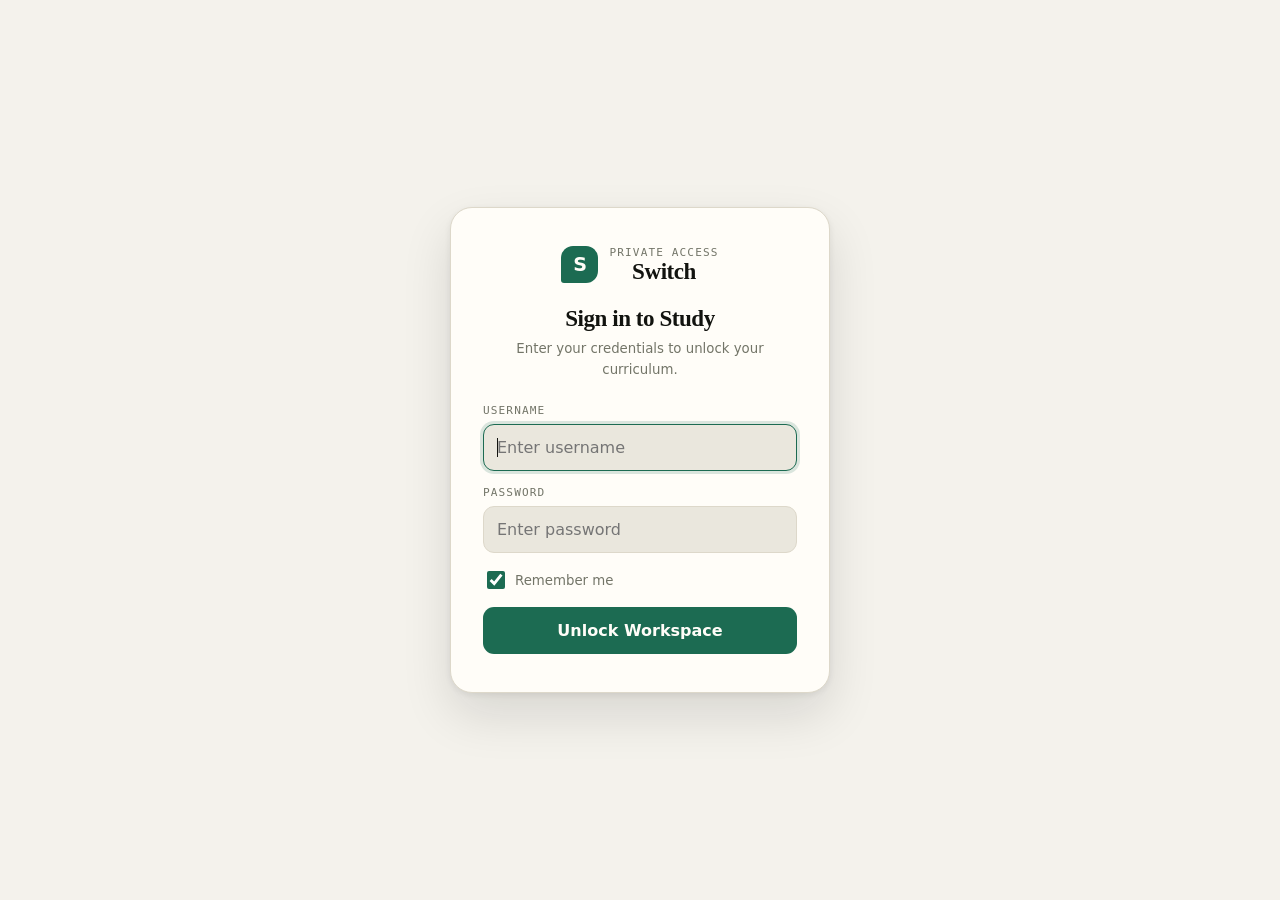
<file: index.html>
<!doctype html>
<html lang="en">
  <head>
    <meta charset="UTF-8" />
    <meta name="viewport" content="width=device-width, initial-scale=1.0" />
    <meta name="apple-mobile-web-app-capable" content="yes" />
    <meta name="apple-mobile-web-app-status-bar-style" content="default" />
    <meta name="apple-mobile-web-app-title" content="Switch" />
    <link rel="apple-touch-icon" sizes="1024x1024" href="apple-touch-icon.png?v=4" />
    <link rel="apple-touch-icon" sizes="180x180" href="apple-touch-icon.png?v=4" />
    <link rel="icon" type="image/png" sizes="1024x1024" href="icon-1024.png?v=4" />
    <link rel="icon" type="image/png" sizes="512x512" href="icon-512.png?v=4" />
    <meta http-equiv="refresh" content="0; url=web/" />
    <title>Switch</title>
  </head>
  <body>
    <p>Redirecting to <a href="web/">Switch</a>…</p>
  </body>
</html>
</file>
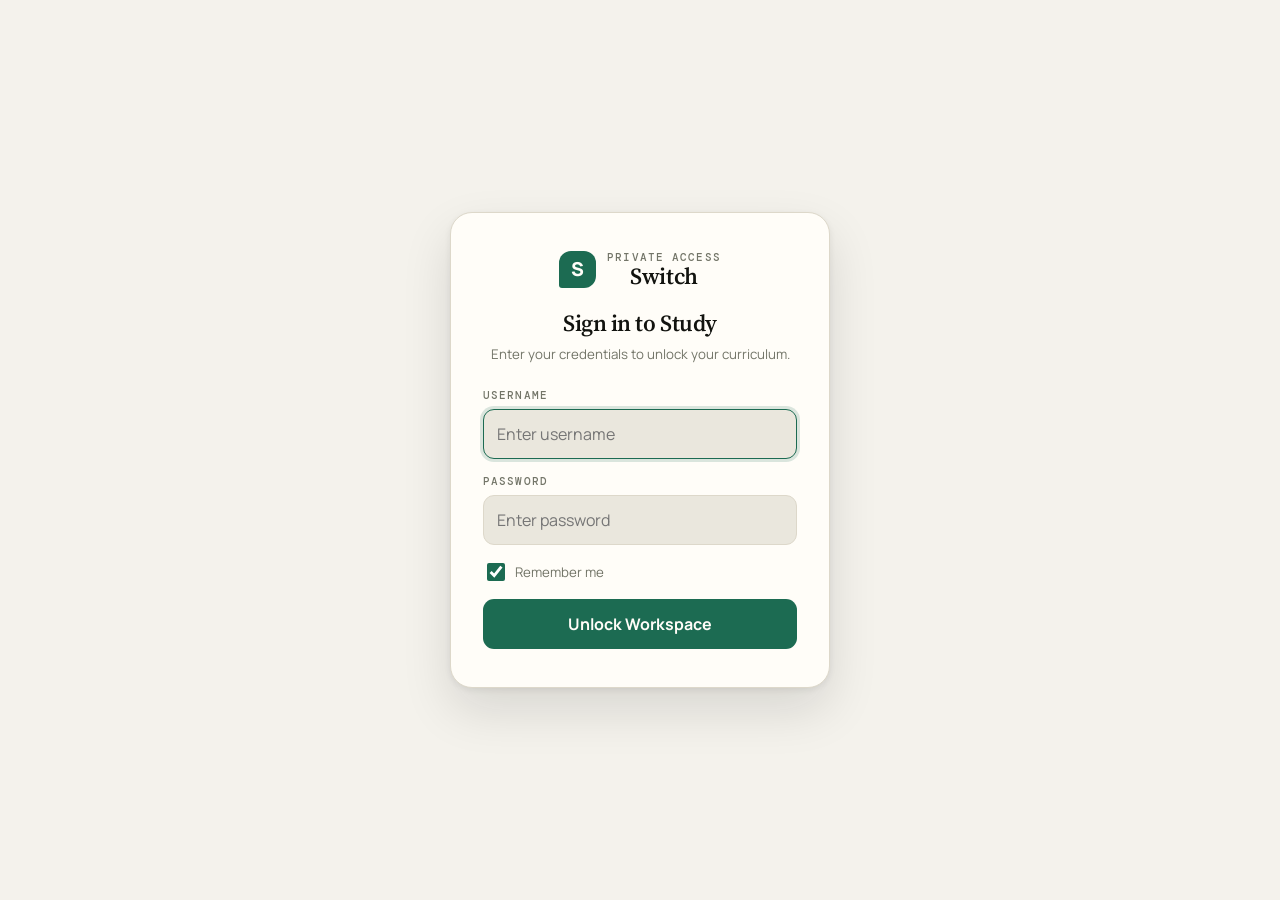
<file: web/index.html>
<!doctype html>
<html lang="en">
  <head>
    <meta charset="UTF-8" />
    <meta name="viewport" content="width=device-width, initial-scale=1.0, viewport-fit=cover" />
    <meta name="theme-color" content="#f8f7f4" media="(prefers-color-scheme: light)" />
    <meta name="theme-color" content="#0b0d11" media="(prefers-color-scheme: dark)" />
    <meta name="description" content="A focused MLE interview study companion." />
    <meta name="mobile-web-app-capable" content="yes" />
    <meta name="apple-mobile-web-app-capable" content="yes" />
    <meta name="apple-mobile-web-app-status-bar-style" content="black-translucent" />
    <meta name="apple-mobile-web-app-title" content="Switch" />
    <meta name="format-detection" content="telephone=no" />
    <link rel="manifest" href="manifest.webmanifest?v=4" />
    <link rel="apple-touch-icon" sizes="1024x1024" href="apple-touch-icon.png?v=4" />
    <link rel="apple-touch-icon" sizes="180x180" href="apple-touch-icon.png?v=4" />
    <link rel="icon" type="image/png" sizes="1024x1024" href="icon-1024.png?v=4" />
    <link rel="stylesheet" href="styles.css?v=6" />
  </head>
  <body>
    <div class="app-shell">
      <aside class="sidebar" id="sidebar" aria-label="Course navigation">
        <div class="brand">
          <div class="brand-mark" aria-hidden="true">S</div>
          <div>
            <p class="eyebrow">INTERVIEW PREP</p>
            <h1>Switch</h1>
          </div>
          <button class="icon-button sidebar-close" id="close-sidebar" aria-label="Close course navigation">×</button>
        </div>
        <div class="library-tabs" role="tablist" aria-label="Library">
          <button role="tab" data-library="core" aria-selected="true">Core</button>
          <button role="tab" data-library="tracks" aria-selected="false">Tracks</button>
          <button role="tab" data-library="roles" aria-selected="false">Roles</button>
        </div>
        <div class="course-summary" id="course-summary"></div>
        <nav class="day-list" id="day-list" aria-label="Library"></nav>

        <div class="reader-controls" role="group" aria-label="Reading preferences">
          <p class="eyebrow">Reading</p>
          <div class="reader-row">
            <span class="reader-label">Text size</span>
            <div class="seg" role="group" aria-label="Text size">
              <button data-text-size="s" aria-label="Small text">S</button>
              <button data-text-size="m" aria-label="Medium text">M</button>
              <button data-text-size="l" aria-label="Large text">L</button>
            </div>
          </div>
          <button class="reader-toggle" id="toggle-focus" aria-pressed="false">
            <span>Focus mode</span><span class="switch" aria-hidden="true"></span>
          </button>
          <button class="reader-toggle" id="toggle-primers" aria-pressed="true">
            <span>Show primers</span><span class="switch" aria-hidden="true"></span>
          </button>
          <button class="reader-lock" id="auth-lock">Lock workspace</button>
        </div>
      </aside>

      <main class="main-content">
        <header class="topbar">
          <button class="icon-button menu-button" id="open-sidebar" aria-label="Open course navigation">☰</button>
          <div class="topbar-copy">
            <p class="eyebrow" id="topbar-label">LOADING COURSE</p>
            <p class="topbar-title" id="topbar-title">Preparing your study space…</p>
          </div>
          <div class="topbar-actions">
            <button class="icon-button" id="open-search" aria-label="Search all cards" title="Search all cards (press /)">⌕</button>
            <button class="icon-button" id="theme-toggle" aria-label="Switch color theme" title="Switch color theme">◐</button>
          </div>
        </header>

        <div class="workspace" id="workspace" aria-live="polite">
          <div class="loading-state">
            <div class="loader" aria-hidden="true"></div>
            <p>Loading your study material…</p>
          </div>
        </div>

        <nav class="tabbar" id="tabbar" aria-label="Study mode">
          <button class="tab" data-mode="learn" aria-label="Learn">
            <span class="tab-icon" aria-hidden="true">📖</span><span class="tab-label">Learn</span>
          </button>
          <button class="tab" data-mode="drill" aria-label="Drill">
            <span class="tab-icon" aria-hidden="true">⚡️</span><span class="tab-label">Drill</span>
          </button>
          <button class="tab" data-mode="review" aria-label="Review">
            <span class="tab-icon" aria-hidden="true">🔁</span><span class="tab-label">Review</span>
            <span class="tab-badge" id="review-badge" hidden>0</span>
          </button>
          <button class="tab" data-mode="overview" aria-label="Notes">
            <span class="tab-icon" aria-hidden="true">🗒️</span><span class="tab-label">Notes</span>
          </button>
        </nav>
      </main>
    </div>
    <div class="sidebar-backdrop" id="sidebar-backdrop"></div>

    <div class="search-overlay" id="search-overlay" hidden>
      <div class="search-panel" role="dialog" aria-modal="true" aria-label="Search all cards">
        <div class="search-field">
          <span aria-hidden="true">⌕</span>
          <input type="search" id="global-search" placeholder="Search all cards…" autocomplete="off"
                 autocapitalize="none" autocorrect="off" spellcheck="false" aria-label="Search all cards" />
          <button class="icon-button search-close" id="close-search" aria-label="Close search">×</button>
        </div>
        <div class="search-results" id="search-results"></div>
      </div>
    </div>

    <div class="auth-overlay" id="auth-overlay" hidden>
      <div class="auth-card">
        <div class="brand">
          <div class="brand-mark" aria-hidden="true">S</div>
          <div>
            <p class="eyebrow">PRIVATE ACCESS</p>
            <h1>Switch</h1>
          </div>
        </div>
        <h2>Sign in to Study</h2>
        <p class="subtitle">Enter your credentials to unlock your curriculum.</p>
        <form class="auth-form" id="auth-form">
          <div class="auth-field">
            <label for="auth-username">Username</label>
            <input type="text" id="auth-username" autocomplete="username" autocapitalize="none" autocorrect="off" spellcheck="false" required placeholder="Enter username" />
          </div>
          <div class="auth-field">
            <label for="auth-password">Password</label>
            <input type="password" id="auth-password" autocomplete="current-password" required placeholder="Enter password" />
          </div>
          <div class="auth-options">
            <label>
              <input type="checkbox" id="auth-remember" checked />
              <span>Remember me</span>
            </label>
          </div>
          <div class="auth-error" id="auth-error" hidden>Invalid username or password</div>
          <button type="submit" class="auth-submit">Unlock Workspace</button>
        </form>
      </div>
    </div>

    <script src="app.js?v=6"></script>
  </body>
</html>
</file>
<file: web/styles.css>
@import url("https://fonts.googleapis.com/css2?family=DM+Mono:wght@400;500&family=Manrope:wght@400;500;600;700;800&family=Source+Serif+4:ital,opsz,wght@0,8..60,400;0,8..60,500;0,8..60,600;0,8..60,700;1,8..60,400;1,8..60,500&display=swap");

/* ============================================================
   Switch — design tokens
   Light: warm editorial paper, true ink.
   Dark:  obsidian ground, brand preserved as jade.
   ============================================================ */

:root {
  /* surfaces + ink */
  --paper: #f4f2ec;
  --surface: #fffdf8;
  --surface-2: #eae7dd;
  --surface-3: #e2ded1;
  --ink: #12130f;
  --ink-soft: #3d4038;
  --muted: #737568;
  --line: #ddd8ca;
  --line-soft: #e8e4d8;

  /* brand */
  --accent: #1c6b52;
  --accent-deep: #12503d;
  --on-accent: #fffdf8;

  /* priority ramp */
  --p-must: #b4432f;
  --p-should: #a97922;
  --p-nice: #8a8d82;

  /* code */
  --code-bg: #14160f;
  --code-ink: #e7eadf;
  --code-line: #2b2e24;

  --shadow-sm: 0 1px 2px rgba(18, 19, 15, .05);
  --shadow: 0 1px 2px rgba(18, 19, 15, .04), 0 14px 34px rgba(18, 19, 15, .07);
  --shadow-lift: 0 2px 6px rgba(18, 19, 15, .07), 0 22px 50px rgba(18, 19, 15, .12);

  /* type scale — 1.2 ratio, scaled by the reader control */
  --reader-scale: 1;
  --t-xs: calc(0.694rem * var(--reader-scale));
  --t-sm: calc(0.833rem * var(--reader-scale));
  --t-base: calc(1rem * var(--reader-scale));
  --t-md: calc(1.2rem * var(--reader-scale));
  --t-lg: calc(1.44rem * var(--reader-scale));
  --t-xl: calc(1.728rem * var(--reader-scale));
  --t-2xl: calc(2.074rem * var(--reader-scale));

  --measure: 68ch;
  --radius: 14px;
  --radius-sm: 10px;

  --safe-top: env(safe-area-inset-top, 0px);
  --safe-bottom: env(safe-area-inset-bottom, 0px);
  --safe-left: env(safe-area-inset-left, 0px);
  --safe-right: env(safe-area-inset-right, 0px);
  --tabbar-height: 0px;

  --ease: cubic-bezier(.32, .72, 0, 1);
}

/* System preference — applies when the viewer has made no explicit choice.
   Guarded so an explicit light choice still beats a dark OS. */
@media (prefers-color-scheme: dark) {
  :root:not([data-theme="light"]) {
  --paper: #0b0c0e;
  --surface: #141618;
  --surface-2: #1d2023;
  --surface-3: #262a2d;
  --ink: #ecedea;
  --ink-soft: #b9bcb6;
  --muted: #82867e;
  --line: #2a2e31;
  --line-soft: #1e2225;

  --accent: #4bbf9a;
  --accent-deep: #6fd4b3;
  --on-accent: #06120e;

  --p-must: #f0846a;
  --p-should: #e0b257;
  --p-nice: #6f736b;

  --code-bg: #08090a;
  --code-ink: #e2e5df;
  --code-line: #21262a;

  --shadow-sm: 0 1px 2px rgba(0, 0, 0, .4);
  --shadow: 0 1px 2px rgba(0, 0, 0, .35), 0 14px 34px rgba(0, 0, 0, .45);
  --shadow-lift: 0 2px 6px rgba(0, 0, 0, .4), 0 22px 50px rgba(0, 0, 0, .6);
  }
}

:root[data-theme="dark"] {
  --paper: #0b0c0e;
  --surface: #141618;
  --surface-2: #1d2023;
  --surface-3: #262a2d;
  --ink: #ecedea;
  --ink-soft: #b9bcb6;
  --muted: #82867e;
  --line: #2a2e31;
  --line-soft: #1e2225;

  --accent: #4bbf9a;
  --accent-deep: #6fd4b3;
  --on-accent: #06120e;

  --p-must: #f0846a;
  --p-should: #e0b257;
  --p-nice: #6f736b;

  --code-bg: #08090a;
  --code-ink: #e2e5df;
  --code-line: #21262a;

  --shadow-sm: 0 1px 2px rgba(0, 0, 0, .4);
  --shadow: 0 1px 2px rgba(0, 0, 0, .35), 0 14px 34px rgba(0, 0, 0, .45);
  --shadow-lift: 0 2px 6px rgba(0, 0, 0, .4), 0 22px 50px rgba(0, 0, 0, .6);
}

/* reader text-size control */
:root[data-text="s"] { --reader-scale: .92; }
:root[data-text="l"] { --reader-scale: 1.12; }

* { box-sizing: border-box; }

html {
  background: var(--paper);
  -webkit-text-size-adjust: 100%;
  text-size-adjust: 100%;
}

body {
  margin: 0;
  min-width: 320px;
  background: var(--paper);
  color: var(--ink);
  font-family: Manrope, system-ui, sans-serif;
  font-size: var(--t-base);
  -webkit-font-smoothing: antialiased;
  -webkit-tap-highlight-color: transparent;
  overscroll-behavior-y: none;
}

button, input { font: inherit; color: inherit; }
button {
  cursor: pointer;
  -webkit-tap-highlight-color: transparent;
  -webkit-touch-callout: none;
  user-select: none;
  touch-action: manipulation;
}
.markdown, .drill-question, .drill-answer, .day-objective, .card-primer {
  -webkit-touch-callout: default;
  user-select: text;
}
:focus-visible { outline: 2px solid var(--accent); outline-offset: 3px; border-radius: 4px; }

/* ============================================================
   Shell
   ============================================================ */

.app-shell { min-height: 100vh; min-height: 100dvh; display: grid; grid-template-columns: 272px minmax(0, 1fr); }

.sidebar {
  position: sticky; top: 0; height: 100vh; height: 100dvh;
  overflow-y: auto; -webkit-overflow-scrolling: touch;
  border-right: 1px solid var(--line);
  padding: calc(24px + var(--safe-top)) 14px calc(24px + var(--safe-bottom));
  background: var(--surface); z-index: 20;
}
.brand { display: flex; align-items: center; gap: 11px; padding: 0 8px 22px; border-bottom: 1px solid var(--line); }
.brand-mark {
  display: grid; place-items: center; width: 37px; height: 37px;
  border-radius: 12px 12px 12px 3px; background: var(--accent); color: var(--on-accent);
  font-weight: 800; font-size: var(--t-md); letter-spacing: -.02em;
}
.brand h1 { margin: 1px 0 0; font: 600 var(--t-lg)/1 "Source Serif 4", Georgia, serif; letter-spacing: -.02em; }
.eyebrow {
  margin: 0; color: var(--muted);
  font: 500 var(--t-xs)/1.2 "DM Mono", ui-monospace, monospace;
  letter-spacing: .1em; text-transform: uppercase;
}
.brand .eyebrow { font: 500 var(--t-xs)/1.2 "DM Mono", ui-monospace, monospace; letter-spacing: .1em; }

.course-summary { margin: 20px 8px 14px; padding: 15px; border-radius: var(--radius); background: var(--surface-2); }
.summary-label { margin: 0 0 8px; font-size: var(--t-sm); color: var(--muted); }
.summary-number { margin: 0; font: 600 var(--t-xl)/1 "Source Serif 4", Georgia, serif; font-variant-numeric: tabular-nums; }
.summary-number span { font: 500 var(--t-sm)/1 Manrope, sans-serif; color: var(--muted); }
.progress-track { height: 6px; margin-top: 13px; overflow: hidden; border-radius: 99px; background: var(--surface-3); }
.progress-fill {
  height: 100%; border-radius: inherit; background: var(--accent);
  transition: width .5s var(--ease);
}

.day-list { display: grid; gap: 3px; }
.day-button {
  width: 100%; display: grid; grid-template-columns: 29px minmax(0, 1fr); gap: 10px;
  align-items: center; padding: 12px 9px; border: 0; border-radius: var(--radius-sm);
  color: var(--ink); text-align: left; background: transparent;
  transition: background .14s var(--ease);
}
.day-button:hover, .day-button:active { background: var(--surface-2); }
.day-button.active { background: var(--accent); color: var(--on-accent); }
.day-number {
  display: grid; place-items: center; width: 28px; height: 28px;
  border: 1px solid var(--line); border-radius: 8px; color: var(--muted);
  font: 500 var(--t-xs) "DM Mono", ui-monospace, monospace; font-variant-numeric: tabular-nums;
}
.day-button.active .day-number { border-color: color-mix(in srgb, var(--on-accent) 34%, transparent); color: var(--on-accent); }
.day-button > span:last-child { min-width: 0; }
.day-name { display: block; overflow: hidden; font-size: var(--t-sm); font-weight: 700; line-height: 1.3; text-overflow: ellipsis; white-space: nowrap; }
.day-meta { display: block; margin-top: 2px; color: var(--muted); font-size: var(--t-xs); }
.day-button.active .day-meta { color: color-mix(in srgb, var(--on-accent) 72%, transparent); }

.main-content { min-width: 0; display: flex; flex-direction: column; min-height: 100dvh; }

.topbar {
  position: sticky; top: 0; z-index: 30; min-height: 74px;
  display: flex; align-items: center; justify-content: space-between; gap: 14px;
  padding: calc(13px + var(--safe-top)) clamp(20px, 4vw, 58px) 13px;
  border-bottom: 1px solid var(--line);
  background: color-mix(in srgb, var(--paper) 82%, transparent);
  backdrop-filter: saturate(180%) blur(20px);
  -webkit-backdrop-filter: saturate(180%) blur(20px);
}
.topbar-copy { min-width: 0; flex: 1; }
.topbar-title {
  max-width: 66ch; margin: 3px 0 0; overflow: hidden; text-overflow: ellipsis; white-space: nowrap;
  font: 600 var(--t-md)/1.2 "Source Serif 4", Georgia, serif; letter-spacing: -.02em;
}
.topbar-actions { display: flex; align-items: center; gap: 8px; flex: 0 0 auto; }

.icon-button {
  display: grid; place-items: center; width: 40px; height: 40px; flex: 0 0 auto;
  border: 1px solid var(--line); border-radius: 11px; color: var(--ink);
  background: var(--surface); font-size: var(--t-md);
  transition: transform .1s var(--ease), border-color .14s var(--ease), color .14s var(--ease);
}
.icon-button:hover { border-color: var(--accent); color: var(--accent); }
.icon-button:active { transform: scale(.92); }
.icon-button.is-on { border-color: var(--accent); color: var(--accent); background: color-mix(in srgb, var(--accent) 10%, var(--surface)); }
.menu-button, .sidebar-close { display: none; }

.workspace {
  width: min(1180px, 100%); margin: 0 auto; flex: 1;
  padding: clamp(24px, 4vw, 52px) clamp(18px, 4vw, 58px) 54px;
}
.loading-state { min-height: 62vh; display: grid; place-content: center; justify-items: center; gap: 15px; color: var(--muted); }
.loader { width: 30px; height: 30px; border: 3px solid var(--line); border-top-color: var(--accent); border-radius: 50%; animation: spin .8s linear infinite; }
@keyframes spin { to { transform: rotate(360deg); } }

.tabbar { display: none; }

/* ============================================================
   Day hero
   ============================================================ */

.day-hero { display: flex; align-items: end; justify-content: space-between; gap: 22px; margin-bottom: 26px; }
.day-kicker {
  margin: 0 0 10px; color: var(--accent);
  font: 500 var(--t-xs)/1.4 "DM Mono", ui-monospace, monospace;
  letter-spacing: .1em; text-transform: uppercase;
}
.day-hero h2 {
  max-width: 20ch; margin: 0;
  font: 600 clamp(1.9rem, 1.2rem + 2.4vw, 3rem)/1.06 "Source Serif 4", Georgia, serif;
  letter-spacing: -.028em; text-wrap: balance;
}
.day-objective { max-width: 62ch; margin: 14px 0 0; color: var(--ink-soft); font-size: var(--t-base); line-height: 1.68; text-wrap: pretty; }
.day-stats { display: flex; gap: 8px; flex-wrap: wrap; justify-content: flex-end; }
.stat { min-width: 76px; padding: 11px 13px; border: 1px solid var(--line); border-radius: 12px; background: var(--surface); text-align: center; }
.stat strong { display: block; font: 600 var(--t-md)/1 "Source Serif 4", Georgia, serif; font-variant-numeric: tabular-nums; }
.stat span { color: var(--muted); font-size: var(--t-xs); font-weight: 700; text-transform: uppercase; letter-spacing: .07em; }

/* ============================================================
   Controls
   ============================================================ */

.mode-switch { display: inline-flex; gap: 3px; margin-bottom: 18px; padding: 4px; border-radius: 12px; background: var(--surface-2); }
.mode-switch button {
  padding: 9px 14px; border: 0; border-radius: 9px; color: var(--muted); background: transparent;
  font-size: var(--t-sm); font-weight: 800; transition: color .14s var(--ease);
}
.mode-switch button.active { color: var(--ink); background: var(--surface); box-shadow: var(--shadow-sm); }

.controls { display: flex; align-items: center; gap: 10px; margin-bottom: 22px; }
.search { position: relative; flex: 1; min-width: 160px; }
.search input {
  width: 100%; padding: 12px 12px 12px 38px; border: 1px solid var(--line);
  border-radius: 12px; outline: 0; background: var(--surface); font-size: 16px;
  transition: border-color .14s var(--ease), box-shadow .14s var(--ease);
}
.search input:focus { border-color: var(--accent); box-shadow: 0 0 0 3px color-mix(in srgb, var(--accent) 16%, transparent); }
.search::before { content: "⌕"; position: absolute; top: 7px; left: 12px; color: var(--muted); font-size: 21px; }

.filter-row { display: flex; gap: 7px; overflow-x: auto; scrollbar-width: none; -webkit-overflow-scrolling: touch; }
.filter-row::-webkit-scrollbar { display: none; }
.filter-chip {
  padding: 9px 13px; border: 1px solid var(--line); border-radius: 99px; white-space: nowrap;
  color: var(--muted); background: var(--surface); font-size: var(--t-xs); font-weight: 800;
  letter-spacing: .01em; transition: all .14s var(--ease);
}
.filter-chip.active { border-color: var(--accent); color: var(--accent); background: color-mix(in srgb, var(--accent) 10%, var(--surface)); }

/* ============================================================
   Study grid + card list
   ============================================================ */

.study-grid { display: grid; grid-template-columns: minmax(220px, .7fr) minmax(0, 1.8fr); gap: 20px; align-items: start; }
.card-list { overflow: hidden; border: 1px solid var(--line); border-radius: 15px; background: var(--surface); }
.card-list-header {
  width: 100%; display: flex; align-items: center; justify-content: space-between; gap: 10px;
  padding: 13px 14px; border: 0; border-bottom: 1px solid var(--line); background: transparent;
  color: var(--ink); text-align: left; font-size: var(--t-xs); font-weight: 800;
  letter-spacing: .04em; text-transform: uppercase;
}
.card-list-title { display: inline-flex; gap: 7px; align-items: baseline; }
.card-list-title span { color: var(--muted); font-weight: 500; letter-spacing: 0; text-transform: none; }
.card-list-toggle { display: none; }
.card-list-items { max-height: calc(100vh - 332px); overflow: auto; -webkit-overflow-scrolling: touch; }
.card-nav-button {
  width: 100%; display: grid; grid-template-columns: 6px minmax(0, 1fr); gap: 10px; align-items: center;
  padding: 13px; border: 0; border-bottom: 1px solid var(--line-soft); color: var(--ink);
  text-align: left; background: transparent; transition: background .14s var(--ease);
}
.card-nav-button:hover, .card-nav-button:active { background: var(--surface-2); }
.card-nav-button.active { background: color-mix(in srgb, var(--accent) 9%, var(--surface)); }
.card-nav-button.done .card-title::after { content: " ✓"; color: var(--accent); }
.priority-dot { width: 6px; height: 6px; border-radius: 50%; background: var(--p-must); }
.priority-dot.should_know { background: var(--p-should); }
.priority-dot.nice_to_know { background: var(--p-nice); }
.card-nav-button > span:last-child { min-width: 0; }
.card-title { display: block; overflow: hidden; text-overflow: ellipsis; white-space: nowrap; font-size: var(--t-sm); font-weight: 700; }
.card-category { display: block; margin-top: 3px; color: var(--muted); font-size: var(--t-xs); }

/* ============================================================
   Study card
   ============================================================ */

.study-card, .drill-card, .overview-card {
  border: 1px solid var(--line); border-radius: 18px; background: var(--surface); box-shadow: var(--shadow);
}
.study-card { animation: card-in .26s var(--ease) both; }
@keyframes card-in { from { opacity: 0; transform: translateY(6px); } }

.study-card-header { display: flex; align-items: start; justify-content: space-between; gap: 14px; padding: 26px 28px 18px; border-bottom: 1px solid var(--line-soft); }
.study-card-header > div { min-width: 0; }
.card-count {
  margin: 0 0 8px; color: var(--muted);
  font: 500 var(--t-xs)/1.2 "DM Mono", ui-monospace, monospace;
  letter-spacing: .1em; text-transform: uppercase; font-variant-numeric: tabular-nums;
}
.study-card h3, .drill-card h3 {
  margin: 0; font: 600 var(--t-2xl)/1.1 "Source Serif 4", Georgia, serif;
  letter-spacing: -.028em; text-wrap: balance;
}
.bookmark-button {
  min-width: 40px; min-height: 40px; border: 1px solid var(--line); border-radius: 11px;
  color: var(--muted); background: transparent; font-size: var(--t-md);
  transition: transform .18s var(--ease), color .14s var(--ease), border-color .14s var(--ease);
}
.bookmark-button.active { border-color: var(--accent); color: var(--accent); background: color-mix(in srgb, var(--accent) 10%, var(--surface)); animation: pop .26s var(--ease); }
@keyframes pop { 40% { transform: scale(1.16); } }

.card-tags { display: flex; gap: 6px; flex-wrap: wrap; padding: 14px 28px 0; }
.tag {
  padding: 4px 9px; border-radius: 99px; color: var(--accent);
  background: color-mix(in srgb, var(--accent) 11%, var(--surface));
  font: 600 var(--t-xs)/1.3 Manrope, sans-serif;
}

/* primer — new schema field */
.card-primer {
  margin: 16px 28px 0; padding: 14px 16px;
  border: 1px dashed color-mix(in srgb, var(--accent) 34%, var(--line));
  border-radius: 12px; background: color-mix(in srgb, var(--accent) 5%, var(--surface));
}
.card-primer > .card-primer-label {
  display: block; margin-bottom: 6px; color: var(--accent);
  font: 500 var(--t-xs)/1 "DM Mono", ui-monospace, monospace;
  letter-spacing: .1em; text-transform: uppercase;
}
.card-primer p { margin: 0 0 10px; color: var(--ink-soft); font-size: var(--t-sm); line-height: 1.68; }
.card-primer p:last-child { margin-bottom: 0; }
:root[data-primers="off"] .card-primer { display: none; }

/* ============================================================
   Markdown body — the reading surface
   ============================================================ */

.markdown {
  padding: 12px 28px 24px; max-width: var(--measure);
  font-size: var(--t-base); line-height: 1.72; overflow-wrap: break-word;
}
.markdown > * { max-width: var(--measure); }
.markdown h4 {
  margin: 30px 0 10px; color: var(--muted);
  font: 500 var(--t-xs)/1.2 "DM Mono", ui-monospace, monospace;
  letter-spacing: .12em; text-transform: uppercase;
}
.markdown h4:first-child { margin-top: 4px; }
.markdown p { margin: 0 0 15px; text-wrap: pretty; }
.markdown ul, .markdown ol { padding-left: 22px; margin: 0 0 15px; }
.markdown li { margin-bottom: 7px; }
.markdown li::marker { color: var(--muted); }

.markdown pre {
  overflow-x: auto; -webkit-overflow-scrolling: touch; margin: 0 0 16px;
  padding: 16px 18px; border: 1px solid var(--code-line); border-radius: 12px;
  color: var(--code-ink); background: var(--code-bg);
  font: 400 calc(0.82rem * var(--reader-scale))/1.65 "DM Mono", ui-monospace, monospace;
}
.markdown code {
  padding: .12em .38em; border-radius: 5px; background: var(--surface-2);
  font: .87em "DM Mono", ui-monospace, monospace;
}
.markdown pre code { padding: 0; background: transparent; }

/* the payload: Interview-Ready Explanation */
.markdown blockquote {
  margin: 18px 0 20px; padding: 18px 20px;
  border: 1px solid color-mix(in srgb, var(--accent) 26%, var(--line));
  border-radius: 14px; background: color-mix(in srgb, var(--accent) 7%, var(--surface));
  color: var(--ink); font-size: var(--t-base); line-height: 1.66;
}
.markdown blockquote.say-this { position: relative; padding-top: 34px; }
.markdown blockquote.say-this::before {
  content: "Say this";
  position: absolute; top: 13px; left: 20px;
  color: var(--accent); font: 500 var(--t-xs)/1 "DM Mono", ui-monospace, monospace;
  letter-spacing: .12em; text-transform: uppercase;
}
.markdown blockquote.say-this {
  font-family: "Source Serif 4", Georgia, serif;
  font-size: calc(var(--t-md) * .94);
  line-height: 1.58;
}

.markdown table { display: block; max-width: 100%; overflow-x: auto; -webkit-overflow-scrolling: touch; border-collapse: collapse; margin: 16px 0; font-size: var(--t-sm); }
.markdown th, .markdown td { padding: 9px 12px; border: 1px solid var(--line); text-align: left; white-space: nowrap; }
.markdown th { background: var(--surface-2); font-weight: 700; }

.card-actions { display: flex; justify-content: space-between; gap: 10px; padding: 18px 28px 26px; border-top: 1px solid var(--line-soft); }
.button {
  padding: 12px 16px; border: 1px solid var(--line); border-radius: 11px; color: var(--ink);
  background: var(--surface); font-size: var(--t-sm); font-weight: 800;
  transition: transform .1s var(--ease), border-color .14s var(--ease), color .14s var(--ease);
}
.button:hover { border-color: var(--accent); color: var(--accent); }
.button:active { transform: scale(.965); }
.button.primary { border-color: var(--accent); color: var(--on-accent); background: var(--accent); }
.button.primary:hover { color: var(--on-accent); background: var(--accent-deep); border-color: var(--accent-deep); }
.button:disabled { opacity: .38; pointer-events: none; }
.button.is-done { animation: pop .3s var(--ease); }

.empty { padding: 48px 20px; color: var(--muted); text-align: center; font-size: var(--t-sm); }

/* ============================================================
   Drill
   ============================================================ */

.drill-card { max-width: 820px; padding: clamp(24px, 5vw, 48px); }
.drill-meta {
  display: flex; align-items: center; justify-content: space-between; gap: 10px; margin-bottom: 30px;
  color: var(--muted); font: 500 var(--t-xs)/1.2 "DM Mono", ui-monospace, monospace;
  letter-spacing: .1em; text-transform: uppercase; font-variant-numeric: tabular-nums;
}
.drill-question {
  margin: 0; font: 600 clamp(1.5rem, 1rem + 2vw, 2.35rem)/1.16 "Source Serif 4", Georgia, serif;
  letter-spacing: -.025em; text-wrap: balance;
}
.drill-question[data-reveal] { cursor: pointer; }
.drill-hint {
  display: block; margin-top: 20px; color: var(--accent);
  font: 500 var(--t-xs)/1 "DM Mono", ui-monospace, monospace;
  letter-spacing: .12em; text-transform: uppercase;
}
.drill-answer {
  margin-top: 26px; padding: 20px; border-radius: 14px;
  border: 1px solid color-mix(in srgb, var(--accent) 26%, var(--line));
  background: color-mix(in srgb, var(--accent) 7%, var(--surface));
  color: var(--ink); font-size: var(--t-base); line-height: 1.7;
  animation: reveal .3s var(--ease) both;
}
@keyframes reveal { from { opacity: 0; transform: translateY(-6px) scale(.99); } }
.drill-answer[hidden] { display: none; }
.drill-answer strong {
  display: block; margin-bottom: 8px; color: var(--accent);
  font: 500 var(--t-xs)/1 "DM Mono", ui-monospace, monospace;
  letter-spacing: .12em; text-transform: uppercase;
}
.drill-answer br:first-of-type { display: none; }
.drill-actions { display: flex; align-items: center; justify-content: space-between; gap: 10px; margin-top: 30px; }
.linked-cards { margin-top: 20px; color: var(--muted); font-size: var(--t-xs); }
.linked-cards button {
  margin: 3px; padding: 7px 11px; border: 1px solid var(--line); border-radius: 9px;
  color: var(--accent); background: var(--surface); font-size: var(--t-xs); font-weight: 600;
  transition: border-color .14s var(--ease);
}
.linked-cards button:hover { border-color: var(--accent); }

/* ============================================================
   Notes / overview
   ============================================================ */

.overview-grid { display: grid; grid-template-columns: repeat(2, minmax(0, 1fr)); gap: 18px; }
.overview-card { padding: 24px; box-shadow: none; }
.overview-card.wide { grid-column: 1 / -1; }
.overview-card h3 { margin: 0 0 14px; font: 600 var(--t-lg)/1.2 "Source Serif 4", Georgia, serif; letter-spacing: -.02em; }
.overview-card .markdown { padding: 0; font-size: var(--t-sm); }
.overview-card .markdown h4 { display: none; }

/* ============================================================
   Focus mode
   ============================================================ */

:root[data-focus="on"] .card-list,
:root[data-focus="on"] .controls,
:root[data-focus="on"] .day-hero,
:root[data-focus="on"] .mode-switch { display: none; }
:root[data-focus="on"] .study-grid { grid-template-columns: minmax(0, 1fr); }
:root[data-focus="on"] .study-card { max-width: 860px; margin: 0 auto; }

/* ============================================================
   Auth
   ============================================================ */

.sidebar-backdrop { display: none; }
.auth-overlay {
  position: fixed; inset: 0; display: flex; align-items: center; justify-content: center;
  padding: calc(20px + var(--safe-top)) 20px calc(20px + var(--safe-bottom));
  background: var(--paper); z-index: 100;
}
.auth-overlay[hidden] { display: none; }
.auth-card {
  width: 100%; max-width: 380px; padding: 38px 32px; border: 1px solid var(--line);
  border-radius: 22px; background: var(--surface); box-shadow: var(--shadow-lift); text-align: center;
}
.auth-card .brand { justify-content: center; border-bottom: 0; padding: 0 0 22px; }
.auth-card h2 { margin: 0 0 6px; font: 600 var(--t-lg)/1.2 "Source Serif 4", Georgia, serif; letter-spacing: -.02em; }
.auth-card p.subtitle { margin: 0 0 24px; color: var(--muted); font-size: var(--t-sm); line-height: 1.55; }
.auth-form { display: grid; gap: 15px; text-align: left; }
.auth-field { display: grid; gap: 7px; }
.auth-field label { font: 500 var(--t-xs) "DM Mono", ui-monospace, monospace; color: var(--muted); text-transform: uppercase; letter-spacing: .1em; }
.auth-field input {
  width: 100%; padding: 13px; border: 1px solid var(--line); border-radius: 11px; outline: 0;
  background: var(--surface-2); font-size: 16px;
}
.auth-field input:focus { border-color: var(--accent); box-shadow: 0 0 0 3px color-mix(in srgb, var(--accent) 16%, transparent); }
.auth-options { display: flex; align-items: center; justify-content: space-between; font-size: var(--t-sm); color: var(--muted); }
.auth-options label { display: flex; align-items: center; gap: 7px; cursor: pointer; }
.auth-options input { width: 18px; height: 18px; accent-color: var(--accent); }
.auth-error { padding: 10px 12px; border-radius: 9px; color: #fff; background: var(--p-must); font-size: var(--t-xs); font-weight: 700; text-align: center; animation: shake .3s ease-in-out; }
.auth-error[hidden] { display: none; }
@keyframes shake { 0%, 100% { transform: translateX(0); } 20%, 60% { transform: translateX(-4px); } 40%, 80% { transform: translateX(4px); } }
.auth-submit {
  width: 100%; padding: 14px; border: 0; border-radius: 11px; color: var(--on-accent);
  background: var(--accent); font-size: var(--t-base); font-weight: 700;
  transition: background .14s var(--ease), transform .1s var(--ease);
}
.auth-submit:hover { background: var(--accent-deep); }
.auth-submit:active { transform: scale(.985); }

/* ============================================================
   Tablet / phone
   ============================================================ */

@media (max-width: 860px) {
  :root { --tabbar-height: calc(58px + var(--safe-bottom)); }

  .app-shell { grid-template-columns: 1fr; }
  .sidebar {
    position: fixed; top: 0; left: 0; bottom: 0;
    height: 100vh; height: 100dvh;
    transform: translateX(-105%);
    width: min(86vw, 320px); box-shadow: var(--shadow-lift);
    transition: transform .28s var(--ease);
    z-index: 100;
  }
  .sidebar.open { transform: translateX(0); }
  .sidebar-close, .menu-button { display: grid; }
  .sidebar-close { margin-left: auto; width: 32px; height: 32px; font-size: var(--t-md); }
  .sidebar-backdrop.open { position: fixed; inset: 0; display: block; background: rgba(5, 10, 8, .42); z-index: 90; animation: fade .22s var(--ease); }
  @keyframes fade { from { opacity: 0; } }

  .day-hero { display: block; }
  .day-stats { justify-content: flex-start; margin-top: 20px; }
  .study-grid { grid-template-columns: minmax(0, 1fr); }
  .study-card { order: 1; min-width: 0; }
  .overview-grid { grid-template-columns: 1fr; }
  .overview-card.wide { grid-column: auto; }
  .mode-switch { display: none; }
  .workspace { padding-bottom: calc(28px + var(--tabbar-height)); }

  /* card list becomes a bottom sheet */
  .card-list {
    order: 2; position: fixed; left: 0; right: 0; bottom: 0; z-index: 45;
    border-radius: 20px 20px 0 0; border: 1px solid var(--line); border-bottom: 0;
    box-shadow: var(--shadow-lift);
    transform: translateY(calc(100% - 52px - var(--tabbar-height)));
    transition: transform .3s var(--ease);
    max-height: 72dvh; display: flex; flex-direction: column;
    padding-bottom: var(--tabbar-height);
  }
  .card-list:not(.collapsed) { transform: translateY(0); }
  .card-list-header {
    position: relative; padding: 18px 18px 14px; border-bottom-color: var(--line-soft);
    flex: 0 0 auto;
  }
  .card-list-header::before {
    content: ""; position: absolute; top: 7px; left: 50%; transform: translateX(-50%);
    width: 36px; height: 4px; border-radius: 99px; background: var(--line);
  }
  .card-list-toggle { display: inline-block; color: var(--muted); font-size: var(--t-md); transition: transform .3s var(--ease); }
  .card-list.collapsed .card-list-toggle { transform: rotate(-180deg); }
  .card-list-items { max-height: none; flex: 1 1 auto; overflow-y: auto; }
  .card-list.collapsed .card-list-items { overflow: hidden; }

  /* bottom tab bar */
  .tabbar {
    position: fixed; left: 0; right: 0; bottom: 0; z-index: 50;
    display: grid; grid-template-columns: repeat(3, 1fr);
    padding: 6px max(10px, var(--safe-left)) calc(6px + var(--safe-bottom)) max(10px, var(--safe-right));
    background: color-mix(in srgb, var(--surface) 86%, transparent);
    backdrop-filter: saturate(180%) blur(20px);
    -webkit-backdrop-filter: saturate(180%) blur(20px);
    border-top: 1px solid var(--line);
  }
  .tab {
    display: grid; justify-items: center; gap: 3px; padding: 6px 4px;
    border: 0; border-radius: 12px; background: transparent; color: var(--muted);
    transition: transform .12s var(--ease), color .14s var(--ease);
  }
  .tab-icon { font-size: var(--t-md); line-height: 1; filter: grayscale(1) opacity(.5); transition: filter .16s var(--ease); }
  .tab-label { font-size: var(--t-xs); font-weight: 800; letter-spacing: .02em; }
  .tab.active { color: var(--accent); }
  .tab.active .tab-icon { filter: none; }
  .tab:active { transform: scale(.93); }
}

@media (max-width: 540px) {
  .topbar {
    min-height: 54px; gap: 8px;
    padding: calc(9px + var(--safe-top)) max(15px, var(--safe-left)) 9px max(15px, var(--safe-right));
  }
  #topbar-label { display: none; }
  .topbar-title { font-size: var(--t-sm); margin: 0; }
  .icon-button { width: 38px; height: 38px; font-size: var(--t-base); }
  .workspace {
    padding: 22px max(15px, var(--safe-left)) 0 max(15px, var(--safe-right));
    padding-bottom: calc(24px + var(--tabbar-height) + 52px);
  }
  .day-hero { margin-bottom: 20px; }
  .day-hero h2 { font-size: clamp(1.6rem, 7.5vw, 2.1rem); letter-spacing: -.024em; line-height: 1.12; }
  .day-objective { font-size: var(--t-sm); }
  .day-stats { gap: 7px; }
  .stat { flex: 1; min-width: 0; padding: 10px 6px; }
  .controls { display: block; }
  .filter-row { margin-top: 10px; }
  .study-card-header { padding: 22px 19px 16px; }
  .study-card h3 { font-size: var(--t-xl); letter-spacing: -.022em; }
  .card-tags { padding: 13px 19px 0; }
  .card-primer { margin: 15px 19px 0; }
  .markdown { padding: 10px 19px 20px; }
  .card-actions { padding: 16px 17px 20px; gap: 8px; }
  .card-actions .button { flex: 1; padding: 13px 8px; text-align: center; }
  .drill-card { padding: 26px 20px; }
  .drill-meta { margin-bottom: 22px; }
  .drill-actions .button { flex: 1; padding: 13px 8px; }
  .overview-card { padding: 21px 19px; }
}

@media (prefers-reduced-motion: reduce) {
  *, *::before, *::after {
    transition-duration: .01ms !important;
    animation-duration: .01ms !important;
    animation-iteration-count: 1 !important;
  }
}

/* ============================================================
   Reader controls (sidebar footer)
   ============================================================ */

.reader-controls {
  margin: 22px 8px 4px; padding-top: 18px; border-top: 1px solid var(--line);
  display: grid; gap: 10px;
}
.reader-controls .eyebrow { margin-bottom: 2px; }
.reader-row { display: flex; align-items: center; justify-content: space-between; gap: 10px; }
.reader-label { font-size: var(--t-sm); color: var(--ink-soft); }

.seg { display: inline-flex; padding: 3px; border-radius: 9px; background: var(--surface-2); gap: 2px; }
.seg button {
  min-width: 28px; padding: 5px 0; border: 0; border-radius: 7px; background: transparent;
  color: var(--muted); font-size: var(--t-xs); font-weight: 800;
  transition: color .14s var(--ease), background .14s var(--ease);
}
.seg button.active { color: var(--ink); background: var(--surface); box-shadow: var(--shadow-sm); }

.reader-toggle {
  display: flex; align-items: center; justify-content: space-between; gap: 10px;
  width: 100%; padding: 9px 10px; border: 1px solid var(--line); border-radius: var(--radius-sm);
  background: var(--surface); color: var(--ink-soft); font-size: var(--t-sm); font-weight: 600;
  transition: border-color .14s var(--ease), color .14s var(--ease);
}
.reader-toggle:hover { border-color: var(--accent); }
.reader-toggle[aria-pressed="true"] { color: var(--ink); border-color: color-mix(in srgb, var(--accent) 40%, var(--line)); }
.reader-toggle .switch {
  position: relative; width: 34px; height: 20px; flex: 0 0 auto;
  border-radius: 99px; background: var(--surface-3); transition: background .2s var(--ease);
}
.reader-toggle .switch::after {
  content: ""; position: absolute; top: 3px; left: 3px; width: 14px; height: 14px;
  border-radius: 50%; background: var(--surface); box-shadow: var(--shadow-sm);
  transition: transform .22s var(--ease);
}
.reader-toggle[aria-pressed="true"] .switch { background: var(--accent); }
.reader-toggle[aria-pressed="true"] .switch::after { transform: translateX(14px); }

.reader-lock {
  width: 100%; padding: 9px 10px; margin-top: 2px;
  border: 1px solid var(--line); border-radius: var(--radius-sm);
  background: transparent; color: var(--muted); font-size: var(--t-sm); font-weight: 600;
  transition: border-color .14s var(--ease), color .14s var(--ease);
}
.reader-lock:hover { border-color: var(--p-must); color: var(--p-must); }

/* The "Say this" panel carries its own label, so the section heading
   immediately above it is redundant. */
.markdown h4:has(+ blockquote.say-this) { display: none; }
.markdown h4:has(+ blockquote.say-this) + blockquote.say-this { margin-top: 26px; }

/* ============================================================
   Library tabs + tracks + roles
   ============================================================ */

.library-tabs {
  display: grid; grid-template-columns: repeat(3, 1fr); gap: 2px;
  margin: 18px 8px 4px; padding: 3px; border-radius: 11px; background: var(--surface-2);
}
.library-tabs button {
  padding: 7px 4px; border: 0; border-radius: 8px; background: transparent;
  color: var(--muted); font-size: var(--t-xs); font-weight: 800; letter-spacing: .02em;
  transition: color .14s var(--ease), background .14s var(--ease);
}
.library-tabs button[aria-selected="true"] { color: var(--ink); background: var(--surface); box-shadow: var(--shadow-sm); }

.track-group { margin-bottom: 16px; }
.track-head {
  display: flex; align-items: baseline; justify-content: space-between; gap: 8px;
  padding: 0 9px 7px;
}
.track-name {
  color: var(--accent); font: 500 var(--t-xs)/1.2 "DM Mono", ui-monospace, monospace;
  letter-spacing: .1em; text-transform: uppercase;
}
.track-count { color: var(--muted); font-size: var(--t-xs); font-variant-numeric: tabular-nums; }

.role-button {
  width: 100%; display: grid; gap: 7px; padding: 12px 11px; margin-bottom: 6px;
  border: 1px solid var(--line); border-radius: 12px; background: var(--surface);
  color: var(--ink); text-align: left; transition: border-color .14s var(--ease);
}
.role-button:hover { border-color: var(--accent); }
.role-button.active { border-color: var(--accent); background: color-mix(in srgb, var(--accent) 8%, var(--surface)); }
.role-company { font-size: var(--t-sm); font-weight: 800; line-height: 1.2; }
.role-title { color: var(--muted); font-size: var(--t-xs); line-height: 1.35; }
.role-meter { height: 5px; border-radius: 99px; background: var(--surface-2); overflow: hidden; }
.role-meter i { display: block; height: 100%; border-radius: inherit; background: var(--accent); transition: width .5s var(--ease); }
.role-pct { color: var(--muted); font: 500 var(--t-xs) "DM Mono", ui-monospace, monospace; font-variant-numeric: tabular-nums; }

/* role profile in the workspace */
.role-hero { margin-bottom: 26px; }
.role-hero h2 { margin: 0; font: 600 clamp(1.7rem, 1.1rem + 2vw, 2.5rem)/1.08 "Source Serif 4", Georgia, serif; letter-spacing: -.028em; text-wrap: balance; }
.role-hero .role-sub { margin: 8px 0 0; color: var(--muted); font-size: var(--t-sm); }
.role-summary { max-width: 62ch; margin: 16px 0 0; color: var(--ink-soft); font-size: var(--t-base); line-height: 1.68; }

.readiness {
  display: flex; align-items: center; gap: 18px; flex-wrap: wrap;
  margin: 24px 0 28px; padding: 20px 22px;
  border: 1px solid var(--line); border-radius: 16px; background: var(--surface);
}
.readiness-figure { font: 600 var(--t-2xl)/1 "Source Serif 4", Georgia, serif; font-variant-numeric: tabular-nums; }
.readiness-figure small { font-size: var(--t-sm); color: var(--muted); font-family: Manrope, sans-serif; }
.readiness-bar { flex: 1; min-width: 160px; height: 8px; border-radius: 99px; background: var(--surface-2); overflow: hidden; }
.readiness-bar i { display: block; height: 100%; border-radius: inherit; background: var(--accent); transition: width .6s var(--ease); }
.readiness-note { color: var(--muted); font-size: var(--t-sm); }

.role-group { margin-bottom: 22px; border: 1px solid var(--line); border-radius: 16px; background: var(--surface); overflow: hidden; }
.role-group > h3 {
  margin: 0; padding: 16px 20px 6px;
  font: 600 var(--t-md)/1.2 "Source Serif 4", Georgia, serif; letter-spacing: -.02em;
}
.role-group .rationale { margin: 0; padding: 0 20px 14px; color: var(--muted); font-size: var(--t-sm); line-height: 1.6; max-width: 62ch; }
.role-card-row {
  width: 100%; display: grid; grid-template-columns: 18px 6px minmax(0, 1fr) auto; gap: 11px;
  align-items: center; padding: 12px 20px; border: 0; border-top: 1px solid var(--line-soft);
  background: transparent; color: var(--ink); text-align: left;
  transition: background .14s var(--ease);
}
.role-card-row:hover { background: var(--surface-2); }
.role-card-row .check {
  display: grid; place-items: center; width: 18px; height: 18px; border-radius: 6px;
  border: 1px solid var(--line); color: transparent; font-size: 11px; font-weight: 800;
}
.role-card-row.done .check { border-color: var(--accent); background: var(--accent); color: var(--on-accent); }
.role-card-row .name { font-size: var(--t-sm); font-weight: 600; overflow: hidden; text-overflow: ellipsis; white-space: nowrap; }
.role-card-row.done .name { color: var(--muted); }
.role-card-row .where { color: var(--muted); font: 500 var(--t-xs) "DM Mono", ui-monospace, monospace; white-space: nowrap; }

/* A linked card that lives on another day announces where it is going. */
.linked-cards .link-day { color: var(--muted); font-size: .9em; }

/* ============================================================
   Spaced repetition — Review mode
   ============================================================ */

.mode-switch button b { font-weight: 800; color: var(--accent); }

.review-card {
  max-width: 760px; padding: clamp(24px, 5vw, 44px);
  border: 1px solid var(--line); border-radius: 18px;
  background: var(--surface); box-shadow: var(--shadow);
  animation: card-in .26s var(--ease) both;
}
.review-meta {
  display: flex; align-items: center; justify-content: space-between; gap: 10px;
  margin-bottom: 26px; color: var(--muted);
  font: 500 var(--t-xs)/1.2 "DM Mono", ui-monospace, monospace;
  letter-spacing: .1em; text-transform: uppercase; font-variant-numeric: tabular-nums;
}
.review-prompt {
  margin: 0; font: 600 clamp(1.5rem, 1rem + 2vw, 2.1rem)/1.16 "Source Serif 4", Georgia, serif;
  letter-spacing: -.025em; text-wrap: balance;
}
.review-hint {
  margin: 18px 0 0; color: var(--accent);
  font: 500 var(--t-xs)/1 "DM Mono", ui-monospace, monospace;
  letter-spacing: .12em; text-transform: uppercase;
}
.review-body { margin-top: 22px; border-top: 1px solid var(--line-soft); animation: reveal .3s var(--ease) both; }
.review-body[hidden] { display: none; }
.review-body .markdown { padding: 18px 0 0; }
.review-loading { color: var(--muted); font-size: var(--t-sm); padding: 18px 0; }
.review-actions { display: flex; gap: 10px; margin-top: 28px; }
.review-actions .button { flex: 1; }

.grade-row { display: grid; grid-template-columns: repeat(4, 1fr); gap: 8px; margin-top: 28px; }
.grade {
  display: grid; gap: 3px; justify-items: center; padding: 13px 6px;
  border: 1px solid var(--line); border-radius: 12px; background: var(--surface);
  color: var(--ink); font-size: var(--t-sm); font-weight: 800;
  transition: transform .1s var(--ease), border-color .14s var(--ease), color .14s var(--ease);
}
.grade:active { transform: scale(.96); }
.grade-when {
  font: 500 var(--t-xs)/1 "DM Mono", ui-monospace, monospace;
  color: var(--muted); font-variant-numeric: tabular-nums;
}
.grade-again:hover { border-color: var(--p-must); color: var(--p-must); }
.grade-hard:hover  { border-color: var(--p-should); color: var(--p-should); }
.grade-good:hover, .grade-easy:hover { border-color: var(--accent); color: var(--accent); }

.empty h3 { margin: 0 0 8px; font: 600 var(--t-lg)/1.2 "Source Serif 4", Georgia, serif; color: var(--ink); }
.empty p { max-width: 46ch; margin: 0 auto; }

/* review badge on the bottom tab */
.tab { position: relative; }
.tab-badge {
  position: absolute; top: 0; right: 50%; transform: translateX(150%);
  min-width: 17px; height: 17px; padding: 0 4px; border-radius: 99px;
  background: var(--accent); color: var(--on-accent);
  font: 700 10px/17px Manrope, sans-serif; text-align: center;
  font-variant-numeric: tabular-nums;
}
.tab-badge[hidden] { display: none; }

@media (max-width: 860px) {
  .tabbar { grid-template-columns: repeat(4, 1fr); }
}
@media (max-width: 540px) {
  .grade-row { grid-template-columns: repeat(2, 1fr); }
  .review-card { padding: 24px 20px; }
}

/* ============================================================
   Global search
   ============================================================ */

.search-overlay {
  position: fixed; inset: 0; z-index: 90;
  display: flex; align-items: flex-start; justify-content: center;
  padding: calc(8vh + var(--safe-top)) 16px calc(16px + var(--safe-bottom));
  background: color-mix(in srgb, var(--paper) 72%, transparent);
  backdrop-filter: blur(6px); -webkit-backdrop-filter: blur(6px);
  animation: fade .16s var(--ease);
}
.search-overlay[hidden] { display: none; }
.search-panel {
  width: min(680px, 100%); max-height: 78vh; display: flex; flex-direction: column;
  border: 1px solid var(--line); border-radius: 18px; background: var(--surface);
  box-shadow: var(--shadow-lift); overflow: hidden;
}
.search-field {
  display: flex; align-items: center; gap: 10px; padding: 14px 16px;
  border-bottom: 1px solid var(--line);
}
.search-field > span { color: var(--muted); font-size: 22px; line-height: 1; }
.search-field input {
  flex: 1; min-width: 0; border: 0; outline: 0; background: transparent;
  font-size: 16px; color: var(--ink);
}
.search-field input::-webkit-search-cancel-button { display: none; }
.search-close { width: 32px; height: 32px; font-size: 18px; }

.search-results { overflow-y: auto; -webkit-overflow-scrolling: touch; }
.search-hint, .search-none { padding: 26px 18px; text-align: center; color: var(--muted); font-size: var(--t-sm); }
.search-count {
  padding: 9px 16px; border-bottom: 1px solid var(--line-soft); color: var(--muted);
  font: 500 var(--t-xs) "DM Mono", ui-monospace, monospace;
  letter-spacing: .08em; text-transform: uppercase;
}
.search-hit {
  width: 100%; display: grid; grid-template-columns: 6px minmax(0,1fr) auto; gap: 11px;
  align-items: center; padding: 12px 16px; border: 0; border-bottom: 1px solid var(--line-soft);
  background: transparent; color: var(--ink); text-align: left;
  transition: background .12s var(--ease);
}
.search-hit:hover, .search-hit.sel { background: var(--surface-2); }
.search-hit > span:nth-child(2) { min-width: 0; }
.search-hit .hit-title { display: block; min-width: 0; font-size: var(--t-sm); font-weight: 600; overflow: hidden; text-overflow: ellipsis; white-space: nowrap; }
.search-hit .hit-sub { display: block; min-width: 0; margin-top: 2px; color: var(--muted); font-size: var(--t-xs); overflow: hidden; text-overflow: ellipsis; white-space: nowrap; }
.search-hit .hit-where { color: var(--muted); font: 500 var(--t-xs) "DM Mono", ui-monospace, monospace; white-space: nowrap; }
.search-hit mark { background: color-mix(in srgb, var(--accent) 26%, transparent); color: inherit; border-radius: 3px; padding: 0 1px; }

.readiness [data-drill-role] { flex: 0 0 auto; }
@media (max-width: 540px) { .readiness [data-drill-role] { width: 100%; } }
</file>
